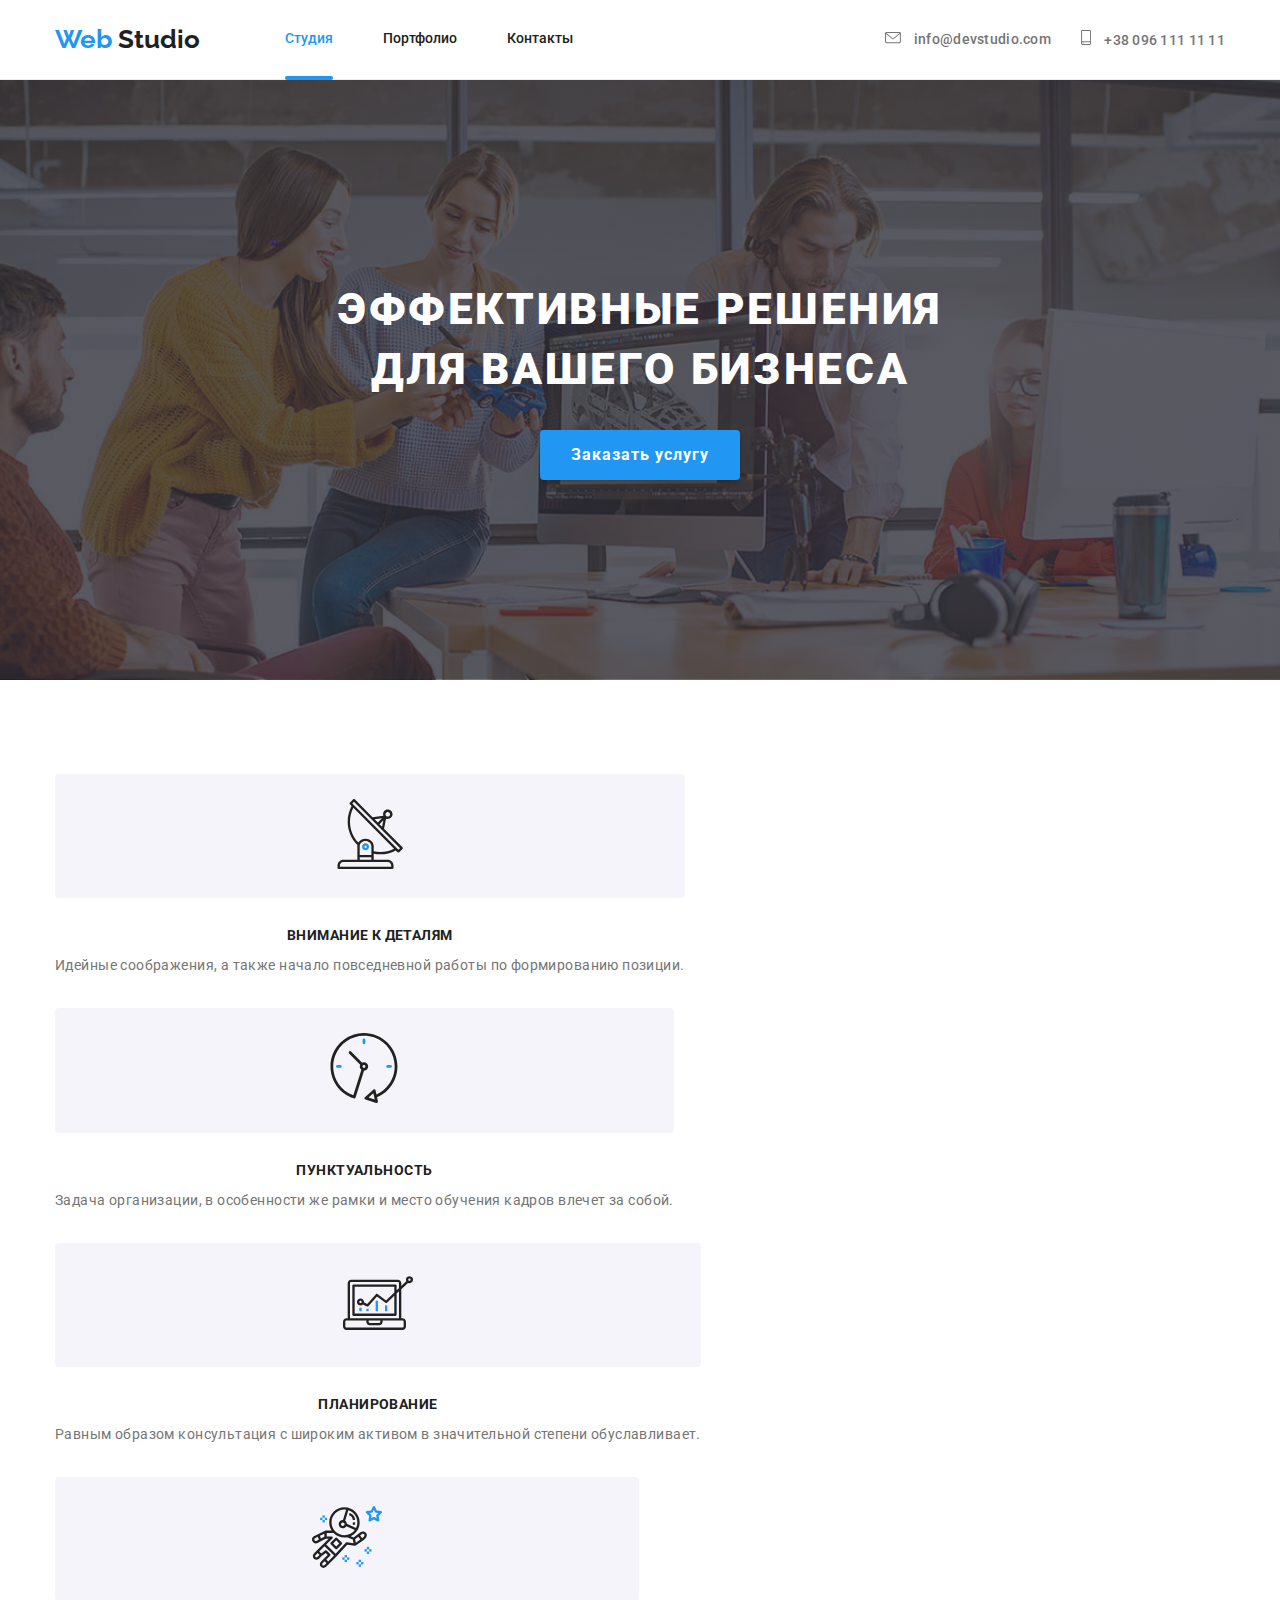
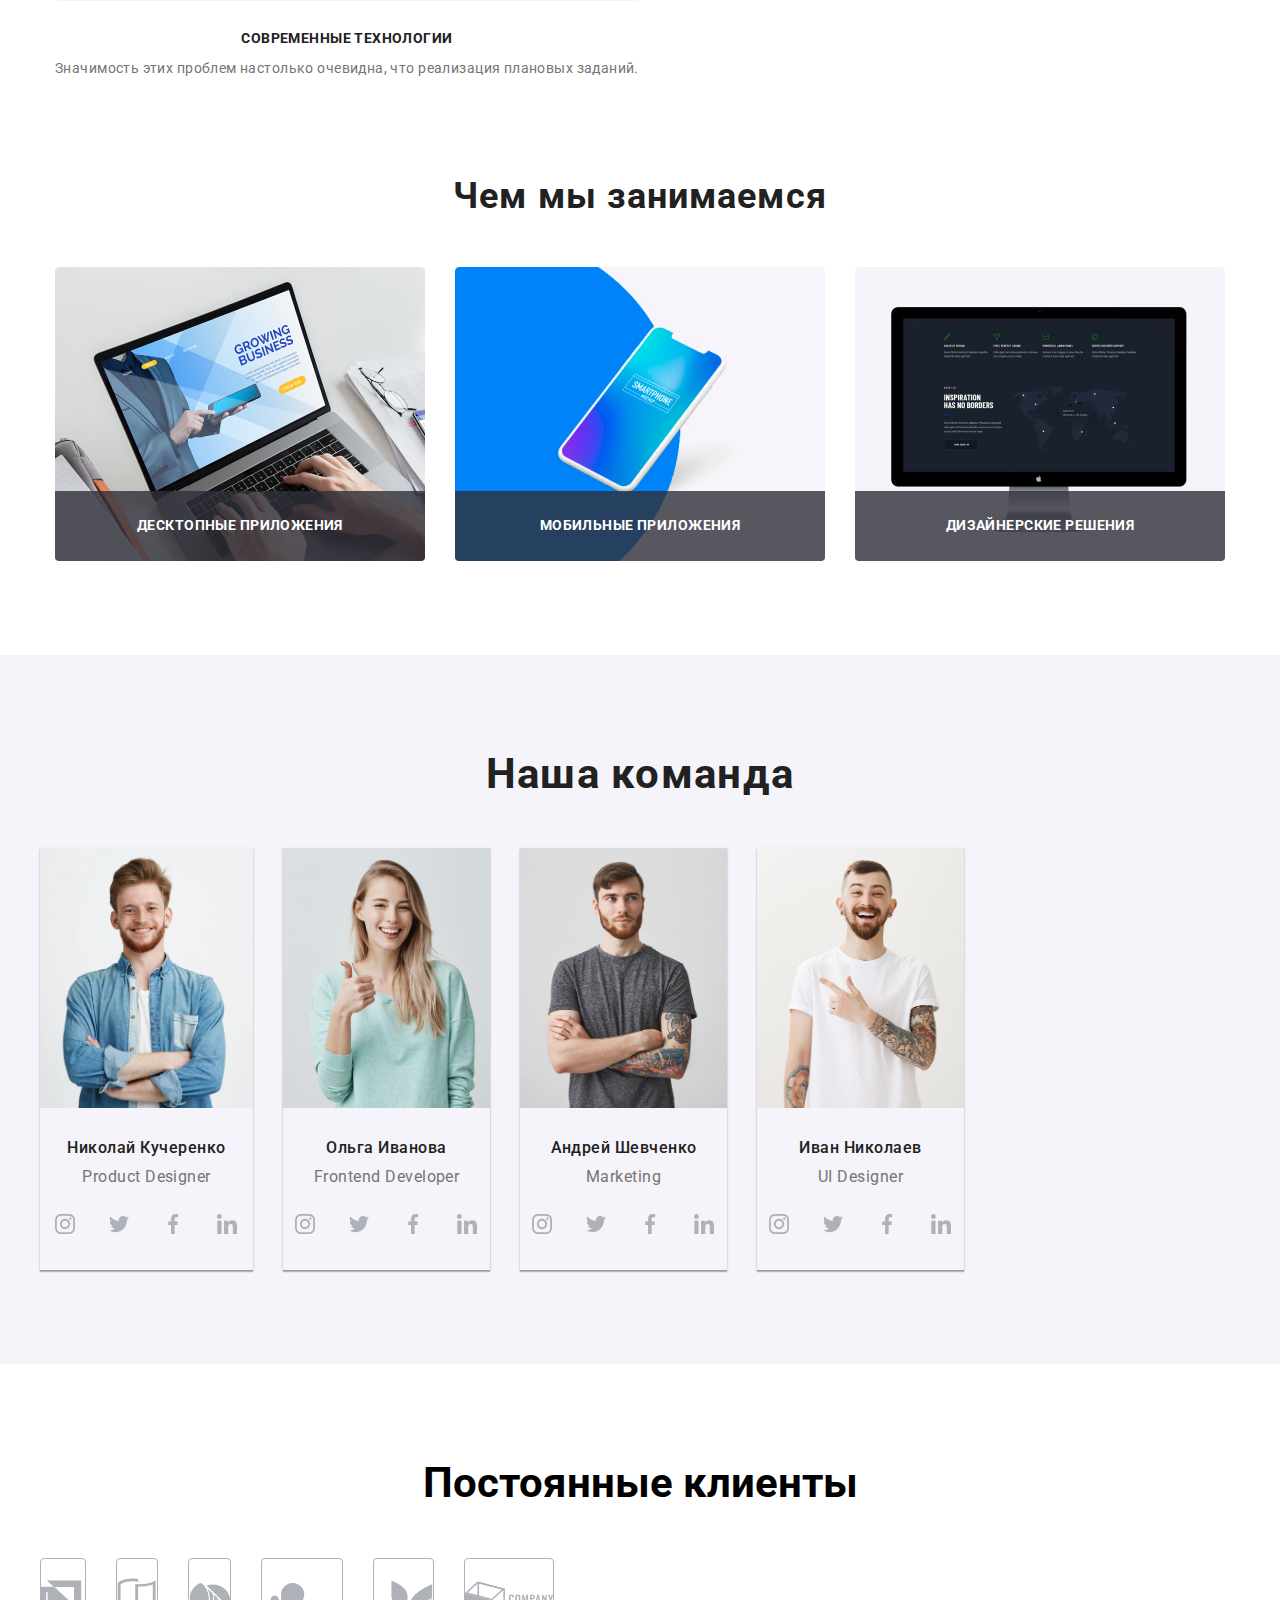
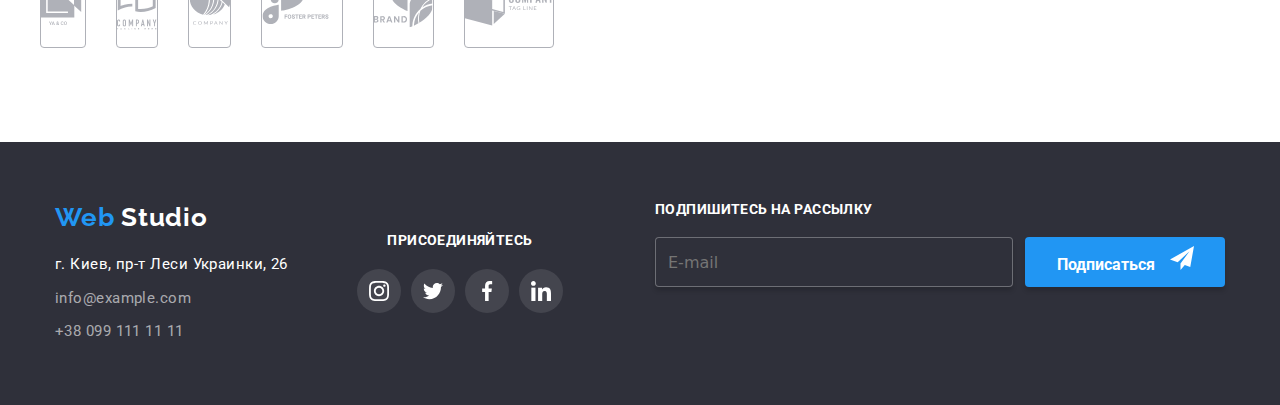
<file: index.html>
<!DOCTYPE html>
<html lang="en">
  <head>
    <meta charset="UTF-8" />
    <meta name="viewport" content="width=device-width, initial-scale=1.0" />
    <title>Студия</title>
    <link
      href="https://fonts.googleapis.com/css2?family=Raleway:wght@700&family=Roboto:wght@400;500;700;900&display=swap"
      rel="stylesheet"
    />
    <link rel="stylesheet" href="./css/main.min.css" />
    <link
      rel="stylesheet"
      href="https://cdnjs.cloudflare.com/ajax/libs/modern-normalize/0.6.0/modern-normalize.min.css"
    />
  </head>
  <body>
    <header>
      <div class="conteiner-header">
        <a class="logo" href="./index.html"
          ><span class="logo-web">Web</span> Studio</a
        >
        <button
          class="menu-button"
          type="button"
          data-menu-button
          aria-expanded="false"
        >
          <svg class="icon-menu-close" width="40px" height="40px">
            <use
              class="icon-cross"
              href="./images/svg-sprite.svg#icon-cross"
            ></use>
            <use
              class="icon-menu"
              href="./images/svg-sprite.svg#icon-menu"
            ></use>
          </svg>
        </button>
        <nav class="navigation" data-menu>
          <ul class="navigation-link">
            <li class="item">
              <a class="studio-link-activ" href="./index.html">Студия</a>
            </li>
            <li class="item">
              <a class="portfolio" href="./portfolio.html">Портфолио</a>
            </li>
            <li class="item">
              <a class="contacts" href="#">Контакты</a>
            </li>
          </ul>
          <ul class="contacts-list">
            <li class="mail-link">
              <a href="">
                <svg class="icon-mail" width="16px" height="12px">
                  <use href="./images/svg-sprite.svg#icon-mail"></use>
                </svg>
                <span>info@devstudio.com</span>
              </a>
            </li>
            <li class="tell-link">
              <a href="">
                <svg class="icon-phone" width="10px" height="15px">
                  <use href="./images/svg-sprite.svg#icon-phone"></use>
                </svg>
                <span>+38 096 111 11 11</span>
              </a>
            </li>
          </ul>
        </nav>
      </div>
    </header>
    <main>
      <!--Hero-->
      <section class="hero-section">
        <div class="conteiner-hero">
          <h1 class="hero-text">эффективные решения для вашего бизнеса</h1>
          <button class="order-service" data-open-modal>Заказать услугу</button>
        </div>
      </section>
      <!--Features-->
      <section class="features-section" data-menu>
        <div class="conteiner-features">
          <ul>
            <li>
              <div class="icon-block">
                <svg>
                  <use href="./images/svg-sprite.svg#icon-antenna"></use>
                </svg>
              </div>
              <h2>Внимание к деталям</h2>
              <p>
                Идейные соображения, а также начало повседневной работы по
                формированию позиции.
              </p>
            </li>
            <li>
              <div class="icon-block">
                <svg>
                  <use href="./images/svg-sprite.svg#icon-vector"></use>
                </svg>
              </div>
              <h2>Пунктуальность</h2>
              <p>
                Задача организации, в особенности же рамки и место обучения
                кадров влечет за собой.
              </p>
            </li>
            <li>
              <div class="icon-block">
                <svg>
                  <use href="./images/svg-sprite.svg#icon-diagram"></use>
                </svg>
              </div>
              <h2>Планирование</h2>
              <p>
                Равным образом консультация с широким активом в значительной
                степени обуславливает.
              </p>
            </li>
            <li>
              <div class="icon-block">
                <svg>
                  <use
                    href="./images/svg-sprite.svg#icon-astronaut"
                    width="70px"
                    height="70px"
                  ></use>
                </svg>
              </div>
              <h2>Современные технологии</h2>
              <p>
                Значимость этих проблем настолько очевидна, что реализация
                плановых заданий.
              </p>
            </li>
          </ul>
        </div>
      </section>
      <!--Activity-->
      <section class="activity-section">
        <div class="conteiner-activity">
          <h2 class="activity-title">Чем мы занимаемся</h2>
          <ul>
            <li>
              <a href="">
                <img
                  src="./images/laptop.jpg"
                  alt="laptop"
                  width="380px"
                  height="294px"
                />
                <h3>Десктопные приложения</h3>
              </a>
            </li>
            <li>
              <a href="">
                <img
                  src="./images/smartphone.jpg"
                  alt="smartphone"
                  width="380px"
                  height="294px"
                />
                <h3>Мобильные приложения</h3>
              </a>
            </li>
            <li>
              <a href="">
                <img
                  src="./images/monitor.jpg"
                  alt="monitor"
                  width="380px"
                  height="294px"
                />
                <h3>Дизайнерские решения</h3>
              </a>
            </li>
          </ul>
        </div>
      </section>
      <!--Team-->
      <section class="team-section">
        <div class="conteiner-team">
          <h2 class="team-title">Наша команда</h2>
          <ul>
            <!--John Smith-->
            <li class="team-item">
              <div class="image-box">
                <img
                  srcset="
                    ./images/john_smith-1x.jpg 1x,
                    ./images/john_smith-2x.jpg 2x
                  "
                  src="./images/john_smith-1x.jpg"
                  alt="foto John Smith"
                />
              </div>
              <h3>Николай Кучеренко</h3>
              <p>Product Designer</p>
              <ul>
                <li>
                  <a href="">
                    <svg class="icon-instagram">
                      <use href="./images/svg-sprite.svg#icon-instagram"></use>
                    </svg>
                  </a>
                </li>
                <li>
                  <a href="">
                    <svg class="icon-twitter">
                      <use href="./images/svg-sprite.svg#icon-twitter"></use>
                    </svg>
                  </a>
                </li>
                <li>
                  <a href="">
                    <svg class="icon-facebook">
                      <use href="./images/svg-sprite.svg#icon-facebook"></use>
                    </svg>
                  </a>
                </li>
                <li>
                  <a href="">
                    <svg class="icon-linkedin">
                      <use href="./images/svg-sprite.svg#icon-linkedin"></use>
                    </svg>
                  </a>
                </li>
              </ul>
            </li>
            <!--Marta Stewart-->
            <li class="team-item">
              <div class="image-box">
                <img
                  srcset="
                    ./images/marta_stewart-1x.jpg 1x,
                    ./images/marta_stewart-2x.jpg 2x
                  "
                  src="./images/marta_stewart-1x.jpg"
                  alt="foto Marta Stewart"
                />
              </div>
              <h3>Ольга Иванова</h3>
              <p>Frontend Developer</p>
              <ul>
                <li>
                  <a href="">
                    <svg class="icon-instagram">
                      <use href="./images/svg-sprite.svg#icon-instagram"></use>
                    </svg>
                  </a>
                </li>
                <li>
                  <a href="">
                    <svg class="icon-twitter">
                      <use href="./images/svg-sprite.svg#icon-twitter"></use>
                    </svg>
                  </a>
                </li>
                <li>
                  <a href="">
                    <svg class="icon-facebook">
                      <use href="./images/svg-sprite.svg#icon-facebook"></use>
                    </svg>
                  </a>
                </li>
                <li>
                  <a href="">
                    <svg class="icon-linkedin">
                      <use href="./images/svg-sprite.svg#icon-linkedin"></use>
                    </svg>
                  </a>
                </li>
              </ul>
            </li>
            <!--Robert Jakis-->
            <li class="team-item">
              <div class="image-box">
                <img
                  srcset="
                    ./images/robert_jakis-1x.jpg 1x,
                    ./images/robert_jakis-2x.jpg 2x
                  "
                  src="./images/robert_jakis-1x.jpg"
                  alt="foto Robert Jakis"
                />
              </div>
              <h3>Андрей Шевченко</h3>
              <p>Marketing</p>
              <ul>
                <li>
                  <a href="">
                    <svg class="icon-instagram">
                      <use href="./images/svg-sprite.svg#icon-instagram"></use>
                    </svg>
                  </a>
                </li>
                <li>
                  <a href="">
                    <svg class="icon-twitter">
                      <use href="./images/svg-sprite.svg#icon-twitter"></use>
                    </svg>
                  </a>
                </li>
                <li>
                  <a href="">
                    <svg class="icon-facebook">
                      <use href="./images/svg-sprite.svg#icon-facebook"></use>
                    </svg>
                  </a>
                </li>
                <li>
                  <a href="">
                    <svg class="icon-linkedin">
                      <use href="./images/svg-sprite.svg#icon-linkedin"></use>
                    </svg>
                  </a>
                </li>
              </ul>
            </li>
            <!--Martin Doe-->
            <li class="team-item">
              <div class="image-box">
                <img
                  srcset="
                    ./images/martin_doe-1x.jpg 1x,
                    ./images/martin_doe-2x.jpg 2x
                  "
                  src="./images/martin_doe-1x.jpg"
                  alt="foto Martin Doe"
                />
              </div>
              <h3>Иван Николаев</h3>
              <p>UI Designer</p>
              <ul>
                <li>
                  <a href="">
                    <svg class="icon-instagram">
                      <use href="./images/svg-sprite.svg#icon-instagram"></use>
                    </svg>
                  </a>
                </li>
                <li>
                  <a href="">
                    <svg class="icon-twitter">
                      <use href="./images/svg-sprite.svg#icon-twitter"></use>
                    </svg>
                  </a>
                </li>
                <li>
                  <a href="">
                    <svg class="icon-facebook">
                      <use href="./images/svg-sprite.svg#icon-facebook"></use>
                    </svg>
                  </a>
                </li>
                <li>
                  <a href="">
                    <svg class="icon-linkedin">
                      <use href="./images/svg-sprite.svg#icon-linkedin"></use>
                    </svg>
                  </a>
                </li>
              </ul>
            </li>
          </ul>
        </div>
      </section>
      <!--Clients-->
      <section class="client-section">
        <div class="conteiner-client">
          <h2 class="client-title">Постоянные клиенты</h2>
          <ul>
            <li class="client-item">
              <a href="">
                <svg width="44.27px" height="49.23px">
                  <use href="./images/svg-sprite.svg#icon-logo1"></use>
                </svg>
              </a>
            </li>
            <li class="client-item">
              <a href="">
                <svg width="40px" height="52px">
                  <use href="./images/svg-sprite.svg#icon-logo2"></use>
                </svg>
              </a>
            </li>
            <li class="client-item">
              <a href="">
                <svg width="41px" height="42.6px">
                  <use href="./images/svg-sprite.svg#icon-logo3"></use>
                </svg>
              </a>
            </li>
            <li class="client-item">
              <a href="">
                <svg width="79.66px" height="42.02px">
                  <use href="./images/svg-sprite.svg#icon-logo4"></use>
                </svg>
              </a>
            </li>
            <li class="client-item">
              <a href="">
                <svg width="59px" height="47px">
                  <use href="./images/svg-sprite.svg#icon-logo5"></use>
                </svg>
              </a>
            </li>
            <li class="client-item">
              <a href="">
                <svg width="88.48px" height="45.44px">
                  <use href="./images/svg-sprite.svg#icon-logo6"></use>
                </svg>
              </a>
            </li>
          </ul>
        </div>
      </section>
    </main>
    <footer>
      <div class="conteiner-footer">
        <div class="conteiner-logo-join">
          <div class="conteiner-logo">
            <a class="logo-footer" href="./index.html"
              ><span class="logo-footer-web">Web</span> Studio</a
            >
            <ul>
              <li>
                <address class="address-list">
                  г. Киев, пр-т Леси Украинки, 26
                </address>
              </li>
              <li>
                <a class="footer-mail-link" href="">info@example.com</a>
              </li>
              <li>
                <a class="footer-tell-link" href="">+38 099 111 11 11</a>
              </li>
            </ul>
          </div>
          <div class="conteiner-join">
            <b class="text-join">присоединяйтесь</b>
            <ul>
              <li class="item-social">
                <a href="" aria-label="Instagram link">
                  <svg>
                    <use href="./images/svg-sprite.svg#icon-instagram"></use>
                  </svg>
                </a>
              </li>
              <li class="item-social">
                <a href="" aria-label="Twitter link">
                  <svg>
                    <use href="./images/svg-sprite.svg#icon-twitter"></use>
                  </svg>
                </a>
              </li>
              <li class="item-social">
                <a href="" aria-label="Facebook link">
                  <svg>
                    <use href="./images/svg-sprite.svg#icon-facebook"></use>
                  </svg>
                </a>
              </li>
              <li class="item-social">
                <a href="" aria-label="LinkedIn link">
                  <svg>
                    <use href="./images/svg-sprite.svg#icon-linkedin"></use>
                  </svg>
                </a>
              </li>
            </ul>
          </div>
        </div>
        <div class="conteiner-subscription">
          <b>Подпишитесь на рассылку</b>
          <form action="" class="form-subscription">
            <input type="email" name="mail" placeholder="E-mail" />
            <button class="button-subscription">
              <span>Подписаться</span>
              <svg>
                <use href="./images/svg-sprite.svg#icon-send"></use>
              </svg>
            </button>
          </form>
        </div>
      </div>
    </footer>
    <!-- ARROW -->
    <!-- <div class="arrow-conteiner">
      <a href="#">
        <svg>
          <use href="./images/svg-sprite.svg#icon-arrow"></use>
        </svg>
      </a>
    </div> -->
    <!-- MODAL -->
    <div class="backdrop is-hidden" data-backdrop>
      <div class="modal">
        <button class="close-button" data-close-modal>
          <svg>
            <use href="./images/svg-sprite.svg#icon-close"></use>
          </svg>
        </button>
        <form class="form-modal">
          <b>Оставьте свои данные, мы вам перезвоним</b>
          <div class="input-box">
            <input
              type="text"
              name="name"
              id="name"
              class="input-field"
              placeholder=" "
            />
            <label for="name" class="label-text">Имя</label>
            <svg>
              <use href="./images/svg-sprite.svg#icon-name"></use>
            </svg>
          </div>
          <div class="input-box">
            <input
              type="tel"
              name="tel"
              id="tel"
              class="input-field"
              placeholder=" "
            />
            <label for="tel" class="label-text">Телефон</label>
            <svg>
              <use href="./images/svg-sprite.svg#icon-tel"></use>
            </svg>
          </div>
          <div class="input-box">
            <input
              type="email"
              name="mail"
              id="mail"
              class="input-field"
              placeholder=" "
            />
            <label for="mail" class="label-text">Почта</label>
            <svg>
              <use href="./images/svg-sprite.svg#icon-email"></use>
            </svg>
          </div>
          <div class="input-box coment-box">
            <textarea
              name="coment"
              id="coment"
              class="input-field"
              placeholder=" "
            ></textarea>
            <label for="coment" class="label-text">Комментарий</label>
          </div>
          <div class="checkbox-box">
            <label for="license" class="checkbox-label">
              <input type="checkbox" id="license" name="license" />
              <svg>
                <use href="./images/svg-sprite.svg#icon-check"></use>
              </svg>
              <div class="text-checkbox-label">
                <span>Соглашаюсь с рассылкой и принимаю</span>
                <a href="">Условия договора</a>
              </div>
            </label>
          </div>
          <button>Отправить</button>
        </form>
      </div>
    </div>
    <script>
      const refs = {
        openModalBtn: document.querySelector('[data-open-modal]'),
        closeModalBtn: document.querySelector('[data-close-modal]'),
        backdrop: document.querySelector('[data-backdrop]'),
      };

      refs.openModalBtn.addEventListener('click', toggleModal);
      refs.closeModalBtn.addEventListener('click', toggleModal);

      refs.backdrop.addEventListener('click', logBackdropClick);

      function toggleModal() {
        refs.backdrop.classList.toggle('is-hidden');
      }

      function logBackdropClick() {
        console.log('Это клик в бекдроп');
      }
    </script>
    <script>
      (() => {
        const menuBtnRef = document.querySelector('[data-menu-button]');
        const mobileMenuRef = document.querySelector('[data-menu]');

        menuBtnRef.addEventListener('click', () => {
          const expanded =
            menuBtnRef.getAttribute('aria-expanded') === 'true' || false;

          menuBtnRef.classList.toggle('is-open');
          menuBtnRef.setAttribute('aria-expanded', !expanded);

          mobileMenuRef.classList.toggle('is-open');
        });
      })();
    </script>
  </body>
</html>
</file>
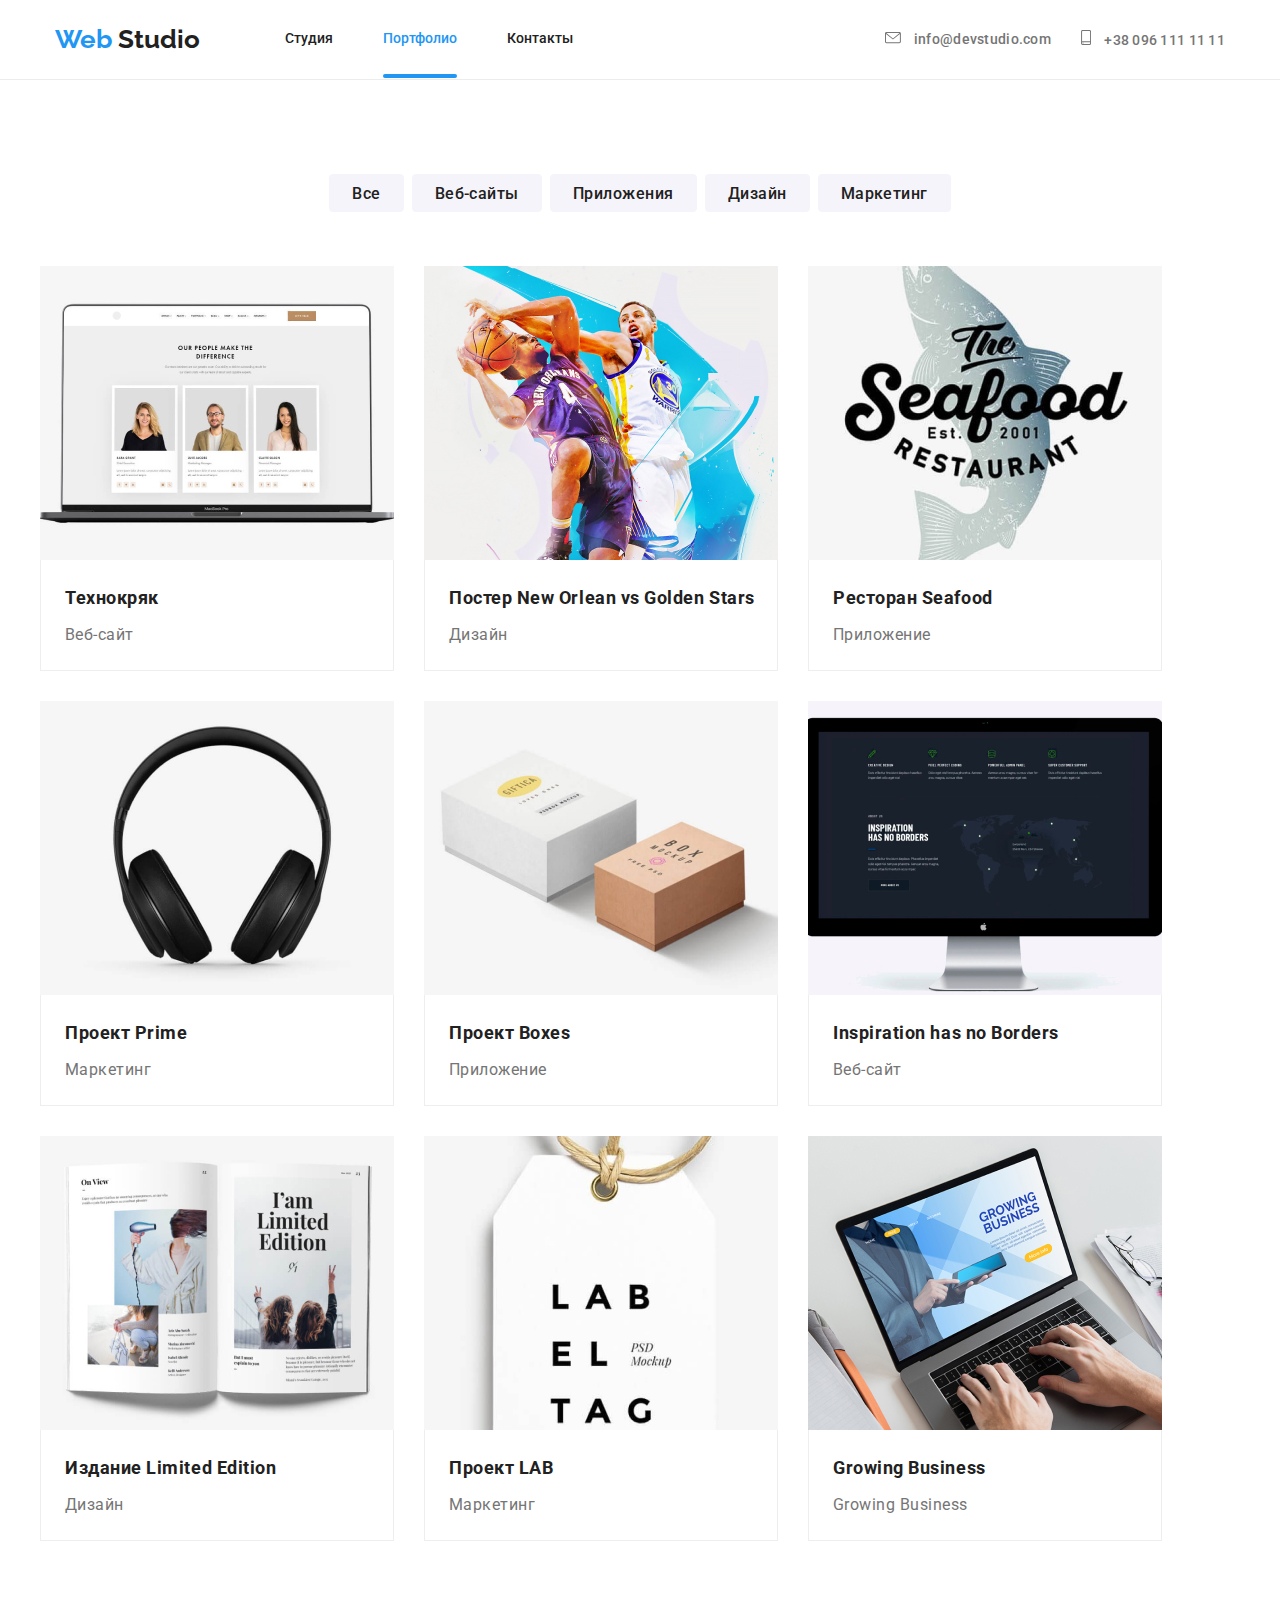
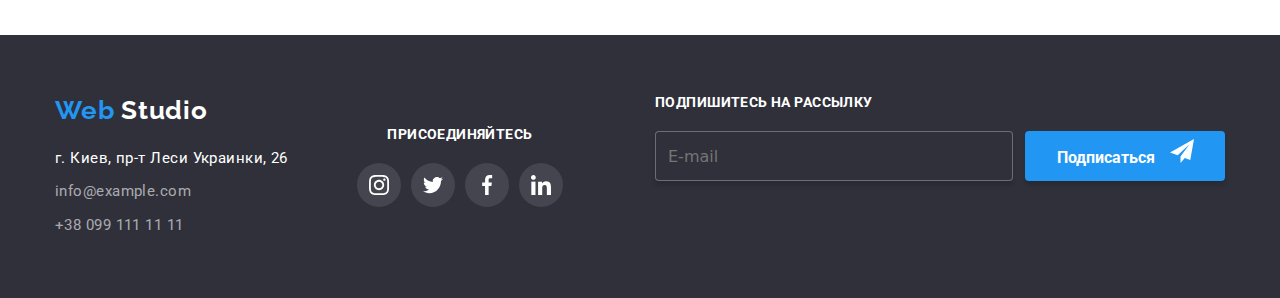
<file: portfolio.html>
<!DOCTYPE html>
<html lang="en">
  <head>
    <meta charset="UTF-8" />
    <meta name="viewport" content="width=device-width, initial-scale=1.0" />
    <title>Портфолио</title>
    <link
      href="https://fonts.googleapis.com/css2?family=Raleway:wght@700&family=Roboto:wght@400;500;700;900&display=swap"
      rel="stylesheet"
    />
    <link rel="stylesheet" href="./css/main.min.css" />
    <link rel="stylesheet" href="./css/portfolio.min.css" />
    <link
      rel="stylesheet"
      href="https://cdnjs.cloudflare.com/ajax/libs/modern-normalize/0.6.0/modern-normalize.min.css"
    />
  </head>
  <body>
    <header>
      <div class="conteiner-header">
        <a class="logo" href="./index.html"
          ><span class="logo-web">Web</span> Studio</a
        >
        <button
          class="menu-button"
          type="button"
          data-menu-button
          aria-expanded="false"
        >
          <svg class="icon-menu-close" width="40px" height="40px">
            <use
              class="icon-cross"
              href="./images/svg-sprite.svg#icon-cross"
            ></use>
            <use
              class="icon-menu"
              href="./images/svg-sprite.svg#icon-menu"
            ></use>
          </svg>
        </button>
        <nav class="navigation" data-menu>
          <ul class="navigation-link">
            <li class="item">
              <a class="studio-link" href="./index.html">Студия</a>
            </li>
            <li class="item">
              <a class="portfolio-activ" href="./portfolio.html">Портфолио</a>
            </li>
            <li class="item">
              <a class="contacts" href="#">Контакты</a>
            </li>
          </ul>
          <ul class="contacts-list">
            <li class="mail-link">
              <a href="">
                <svg class="icon-mail" width="16px" height="12px">
                  <use href="./images/svg-sprite.svg#icon-mail"></use>
                </svg>
                <span>info@devstudio.com</span>
              </a>
            </li>
            <li class="tell-link">
              <a href="">
                <svg class="icon-phone" width="10px" height="15px">
                  <use href="./images/svg-sprite.svg#icon-phone"></use>
                </svg>
                <span>+38 096 111 11 11</span>
              </a>
            </li>
          </ul>
        </nav>
      </div>
    </header>
    <main>
      <section class="section-examples-works">
        <div class="conteiner-examples-works">
          <div class="conteiner-button">
            <ul>
              <li><button class="all" type="button">Все</button></li>
              <li><button class="all-site" type="button">Веб-сайты</button></li>
              <li><button class="app" type="button">Приложения</button></li>
              <li><button class="design" type="button">Дизайн</button></li>
              <li>
                <button class="marketing" type="button">Маркетинг</button>
              </li>
            </ul>
          </div>
          <div class="conteiner-examples">
            <ul>
              <li>
                <a href="">
                  <div class="image-cart">
                    <img
                      srcset="
                        ./images/img-ltop-1x.jpg 1x,
                        ./images/img-ltop-2x.jpg 2x
                      "
                      src="./images/img-ltop-1x.jpg"
                      alt="laptop"
                    />
                    <p class="text-overlay">
                      Технокряк это современная площадка распространения
                      коронавируса. Компании используют эту платформу для
                      цифрового шпионажа и атак на защищённые сервера
                      конкурентов.
                    </p>
                  </div>
                  <div class="content-cart">
                    <h2 class="">Технокряк</h2>
                    <p>Веб-сайт</p>
                  </div>
                </a>
              </li>
              <li>
                <a href="">
                  <div class="image-cart">
                    <img
                      srcset="
                        ./images/img-basket-1x.jpg 1x,
                        ./images/img-basket-2x.jpg 2x
                      "
                      src="./images/img-basket-1x.jpg"
                      alt="basketball players"
                    />
                    <p class="text-overlay">
                      Технокряк это современная площадка распространения
                      коронавируса. Компании используют эту платформу для
                      цифрового шпионажа и атак на защищённые сервера
                      конкурентов.
                    </p>
                  </div>
                  <div class="content-cart">
                    <h2>Постер New Orlean vs Golden Stars</h2>
                    <p>Дизайн</p>
                  </div>
                </a>
              </li>
              <li>
                <a href="">
                  <div class="image-cart">
                    <img
                      srcset="
                        ./images/img-seafood-1x.jpg 1x,
                        ./images/img-seafood-2x.jpg 2x
                      "
                      src="./images/img-seafood-1x.jpg"
                      alt="fish"
                    />
                    <p class="text-overlay">
                      Технокряк это современная площадка распространения
                      коронавируса. Компании используют эту платформу для
                      цифрового шпионажа и атак на защищённые сервера
                      конкурентов.
                    </p>
                  </div>
                  <div class="content-cart">
                    <h2>Ресторан Seafood</h2>
                    <p>Приложение</p>
                  </div>
                </a>
              </li>
              <li>
                <a href="">
                  <div class="image-cart">
                    <img
                      srcset="
                        ./images/img-headphones-1x.jpg 1x,
                        ./images/img-headphones-2x.jpg 2x
                      "
                      src="./images/img-headphones-1x.jpg"
                      alt="headphones"
                    />
                    <p class="text-overlay">
                      Технокряк это современная площадка распространения
                      коронавируса. Компании используют эту платформу для
                      цифрового шпионажа и атак на защищённые сервера
                      конкурентов.
                    </p>
                  </div>
                  <div class="content-cart">
                    <h2>Проект Prime</h2>
                    <p>Маркетинг</p>
                  </div>
                </a>
              </li>
              <li>
                <a href="">
                  <div class="image-cart">
                    <img
                      srcset="
                        ./images/img-box-1x.jpg 1x,
                        ./images/img-box-2x.jpg 2x
                      "
                      src="./images/img-box-1x.jpg"
                      alt="box"
                    />
                    <p class="text-overlay">
                      Технокряк это современная площадка распространения
                      коронавируса. Компании используют эту платформу для
                      цифрового шпионажа и атак на защищённые сервера
                      конкурентов.
                    </p>
                  </div>
                  <div class="content-cart">
                    <h2>Проект Boxes</h2>
                    <p>Приложение</p>
                  </div>
                </a>
              </li>
              <li>
                <a href="">
                  <div class="image-cart">
                    <img
                      srcset="
                        ./images/img-monitor-1x.jpg 1x,
                        ./images/img-monitor-2x.jpg 2x
                      "
                      src="./images/img-monitor.jpg"
                      alt="monitor"
                    />
                    <p class="text-overlay">
                      Технокряк это современная площадка распространения
                      коронавируса. Компании используют эту платформу для
                      цифрового шпионажа и атак на защищённые сервера
                      конкурентов.
                    </p>
                  </div>
                  <div class="content-cart">
                    <h2>Inspiration has no Borders</h2>
                    <p>Веб-сайт</p>
                  </div>
                </a>
              </li>
              <li>
                <a href="">
                  <div class="image-cart">
                    <img
                      srcset="
                        ./images/img-book-1x.jpg 1x,
                        ./images/img-book-2x.jpg 2x
                      "
                      src="./images/img-book-1x.jpg"
                      alt="book"
                    />
                    <p class="text-overlay">
                      Технокряк это современная площадка распространения
                      коронавируса. Компании используют эту платформу для
                      цифрового шпионажа и атак на защищённые сервера
                      конкурентов.
                    </p>
                  </div>
                  <div class="content-cart">
                    <h2>Издание Limited Edition</h2>
                    <p>Дизайн</p>
                  </div>
                </a>
              </li>
              <li>
                <a href="">
                  <div class="image-cart">
                    <img
                      srcset="
                        ./images/img-label-1x.jpg 1x,
                        ./images/img-label-2x.jpg 2x
                      "
                      src="./images/img-label-1x.jpg"
                      alt="label"
                    />
                    <p class="text-overlay">
                      Технокряк это современная площадка распространения
                      коронавируса. Компании используют эту платформу для
                      цифрового шпионажа и атак на защищённые сервера
                      конкурентов.
                    </p>
                  </div>
                  <div class="content-cart">
                    <h2>Проект LAB</h2>
                    <p>Маркетинг</p>
                  </div>
                </a>
              </li>
              <li>
                <a href="">
                  <div class="image-cart">
                    <img
                      srcset="
                        ./images/img-laptop-1x.jpg 1x,
                        ./images/img-laptop-2x.jpg 2x
                      "
                      src="./images/img-laptop-1x.jpg"
                      alt="laptop"
                    />
                    <p class="text-overlay">
                      Технокряк это современная площадка распространения
                      коронавируса. Компании используют эту платформу для
                      цифрового шпионажа и атак на защищённые сервера
                      конкурентов.
                    </p>
                  </div>
                  <div class="content-cart">
                    <h2>Growing Business</h2>
                    <p>Growing Business</p>
                  </div>
                </a>
              </li>
            </ul>
          </div>
        </div>
      </section>
    </main>
    <footer>
      <div class="conteiner-footer">
        <div class="conteiner-logo-join">
          <div class="conteiner-logo">
            <a class="logo-footer" href="./index.html"
              ><span class="logo-footer-web">Web</span> Studio</a
            >
            <ul>
              <li>
                <address class="address-list">
                  г. Киев, пр-т Леси Украинки, 26
                </address>
              </li>
              <li>
                <a class="footer-mail-link" href="">info@example.com</a>
              </li>
              <li>
                <a class="footer-tell-link" href="">+38 099 111 11 11</a>
              </li>
            </ul>
          </div>
          <div class="conteiner-join">
            <b class="text-join">присоединяйтесь</b>
            <ul>
              <li class="item-social">
                <a href="" aria-label="Instagram link">
                  <svg>
                    <use href="./images/svg-sprite.svg#icon-instagram"></use>
                  </svg>
                </a>
              </li>
              <li class="item-social">
                <a href="" aria-label="Twitter link">
                  <svg>
                    <use href="./images/svg-sprite.svg#icon-twitter"></use>
                  </svg>
                </a>
              </li>
              <li class="item-social">
                <a href="" aria-label="Facebook link">
                  <svg>
                    <use href="./images/svg-sprite.svg#icon-facebook"></use>
                  </svg>
                </a>
              </li>
              <li class="item-social">
                <a href="" aria-label="LinkedIn link">
                  <svg>
                    <use href="./images/svg-sprite.svg#icon-linkedin"></use>
                  </svg>
                </a>
              </li>
            </ul>
          </div>
        </div>
        <div class="conteiner-subscription">
          <b>Подпишитесь на рассылку</b>
          <form action="" class="form-subscription">
            <input type="email" name="mail" placeholder="E-mail" />
            <button class="button-subscription">
              <span>Подписаться</span>
              <svg>
                <use href="./images/svg-sprite.svg#icon-send"></use>
              </svg>
            </button>
          </form>
        </div>
      </div>
    </footer>
    <!-- ARROW -->

    <!-- <div class="arrow-conteiner">
      <a href="#">
        <svg>
          <use href="./images/svg-sprite.svg#icon-arrow"></use>
        </svg>
      </a>
    </div> -->
    <script>
      (() => {
        const menuBtnRef = document.querySelector('[data-menu-button]');
        const mobileMenuRef = document.querySelector('[data-menu]');

        menuBtnRef.addEventListener('click', () => {
          const expanded =
            menuBtnRef.getAttribute('aria-expanded') === 'true' || false;

          menuBtnRef.classList.toggle('is-open');
          menuBtnRef.setAttribute('aria-expanded', !expanded);

          mobileMenuRef.classList.toggle('is-open');
        });
      })();
    </script>
  </body>
</html>
</file>
<file: css/main.min.css>
.visually-hidden{position:absolute;width:1px;height:1px;margin:-1px;padding:0;overflow:hidden;border:0;clip:rect(0 0 0 0)}:focus{outline:0;outline-offset:0}a{text-decoration:none}header{position:relative;padding:10px 0;border-bottom:1px solid #ececec}@media screen and (min-width: 1200px){header{padding-top:24px;padding-bottom:25px}}.conteiner-header{display:-webkit-box;display:-ms-flexbox;display:flex;-webkit-box-pack:justify;-ms-flex-pack:justify;justify-content:space-between;-webkit-box-align:center;-ms-flex-align:center;align-items:center;margin-left:auto;margin-right:auto;padding-left:15px;padding-right:15px}@media screen and (min-width: 480px){.conteiner-header{max-width:480px}}@media screen and (min-width: 768px){.conteiner-header{max-width:768px}}@media screen and (min-width: 1200px){.conteiner-header{max-width:1200px}}.navigation{position:absolute;top:calc(100% + 1px);left:0;width:100%;padding-top:60px;padding-bottom:60px;background-color:#fff;z-index:1;-webkit-box-shadow:0px 1px 3px rgba(0,0,0,0.16),0px 2px 4px rgba(0,0,0,0.08),0px 4px 8px rgba(0,0,0,0.04);box-shadow:0px 1px 3px rgba(0,0,0,0.16),0px 2px 4px rgba(0,0,0,0.08),0px 4px 8px rgba(0,0,0,0.04);display:none}@media screen and (min-width: 768px){.navigation{display:-webkit-box;display:-ms-flexbox;display:flex;width:auto;position:static;top:0;left:0;padding:0;-webkit-box-shadow:none;box-shadow:none}}@media screen and (min-width: 1200px){.navigation{display:-webkit-box;display:-ms-flexbox;display:flex;-webkit-box-pack:justify;-ms-flex-pack:justify;justify-content:space-between;margin-left:85px;padding:0;width:100%}}.navigation.is-open{display:block}.logo{display:block;color:#212121;font-family:Raleway;font-weight:bold;font-size:24px;line-height:1.17;white-space:nowrap}@media screen and (min-width: 1200px){.logo{font-size:26px}}.logo-web{color:#2196f3}.menu-button{display:block;width:40px;height:40px;padding:0;margin:0;border:none;background-color:transparent}@media screen and (min-width: 768px){.menu-button{display:none}}.menu-button .icon-cross{display:none}.menu-button.is-open .icon-cross{display:block}.menu-button.is-open .icon-menu{display:none}.navigation-link{display:-webkit-box;display:-ms-flexbox;display:flex;-webkit-box-orient:vertical;-webkit-box-direction:normal;-ms-flex-direction:column;flex-direction:column;-webkit-box-pack:center;-ms-flex-pack:center;justify-content:center;-webkit-box-align:center;-ms-flex-align:center;align-items:center;margin:0px;margin-bottom:60px;padding:0px;list-style-type:none;font-family:Roboto;font-style:normal;font-weight:500;font-size:18px;line-height:1.17}.navigation-link li:not(:first-child){margin-top:50px}@media screen and (min-width: 768px){.navigation-link{-webkit-box-orient:horizontal;-webkit-box-direction:normal;-ms-flex-direction:row;flex-direction:row;margin-bottom:0;font-family:Roboto;font-style:normal;font-weight:500;font-size:14px;line-height:1.14}.navigation-link li:not(:first-child){margin:0;margin-left:50px}}.navigation-link a:hover,.navigation-link a:focus{color:#2196f3}.studio-link-activ{position:relative;display:block;color:#2196f3}.studio-link-activ::after{position:absolute;left:0;bottom:-8px;display:block;content:'';width:100%;height:4px;border-radius:2px;background-color:#2196f3}@media screen and (min-width: 768px){.studio-link-activ{margin:0}.studio-link-activ::after{bottom:-25px}}@media screen and (min-width: 1200px){.studio-link-activ::after{bottom:-33px}}.portfolio{display:block;color:#212121;-webkit-transition:250ms cubic-bezier(0.4, 0, 0.2, 1);transition:250ms cubic-bezier(0.4, 0, 0.2, 1)}@media screen and (min-width: 768px){.portfolio{margin:0}}.contacts{display:block;color:#212121;-webkit-transition:250ms cubic-bezier(0.4, 0, 0.2, 1);transition:250ms cubic-bezier(0.4, 0, 0.2, 1)}@media screen and (min-width: 768px){.contacts{margin:0}}.contacts-list a{display:block;color:#757575;-webkit-transition:250ms cubic-bezier(0.4, 0, 0.2, 1);transition:250ms cubic-bezier(0.4, 0, 0.2, 1);height:100%}.contacts-list a:hover,.contacts-list a:focus{color:#2196f3}.icon-mail,.icon-phone{display:inline-block;fill:currentColor;margin-right:10px}.contacts-list{display:-webkit-box;display:-ms-flexbox;display:flex;-webkit-box-orient:vertical;-webkit-box-direction:normal;-ms-flex-direction:column;flex-direction:column;-webkit-box-pack:center;-ms-flex-pack:center;justify-content:center;margin:0;padding:0;list-style-type:none;font-family:Roboto;font-style:normal;font-weight:500;font-size:18px;line-height:1.17;letter-spacing:0.02em}@media screen and (min-width: 768px){.contacts-list{-webkit-box-pack:start;-ms-flex-pack:start;justify-content:start;margin-left:84px;font-family:Roboto;font-style:normal;font-weight:500;font-size:12px;line-height:1.17}}@media screen and (min-width: 1200px){.contacts-list{-webkit-box-orient:horizontal;-webkit-box-direction:normal;-ms-flex-direction:row;flex-direction:row;-webkit-box-pack:justify;-ms-flex-pack:justify;justify-content:space-between;-webkit-box-align:center;-ms-flex-align:center;align-items:center;margin-left:0;font-family:Roboto;font-style:normal;font-weight:500;font-size:14px;line-height:1.17}}.contacts-list li{display:block;margin-left:auto;margin-right:auto}.contacts-list li:not(:last-child){margin-bottom:16px}@media screen and (min-width: 768px){.contacts-list li{margin:0}.contacts-list li:not(:last-child){margin-bottom:10px}}@media screen and (min-width: 1200px){.contacts-list li:not(:last-child){margin-bottom:0;margin-right:30px}}.hero-section{background-image:-webkit-gradient(linear, left top, right top, from(rgba(47,48,58,0.8)), to(rgba(47,48,58,0.8))),url(../images/hero-img-480-1x.jpg);background-image:linear-gradient(to right, rgba(47,48,58,0.8), rgba(47,48,58,0.8)),url(../images/hero-img-480-1x.jpg);background-repeat:no-repeat;background-position:center;background-size:cover;padding-top:118px;padding-bottom:118px;margin-left:auto;margin-right:auto}@media screen and (min-device-pixel-ratio: 2), screen and (-webkit-min-device-pixel-ratio: 2), screen and (min-resolution: 192dpi), screen and (min-resolution: 2dppx){.hero-section{background-image:-webkit-gradient(linear, left top, right top, from(rgba(47,48,58,0.8)), to(rgba(47,48,58,0.8))),url(../images/hero-img-480-2x.jpg);background-image:linear-gradient(to right, rgba(47,48,58,0.8), rgba(47,48,58,0.8)),url(../images/hero-img-480-2x.jpg)}}@media screen and (min-width: 480px) and (min-device-pixel-ratio: 2), screen and (min-width: 480px) and (-webkit-min-device-pixel-ratio: 2), screen and (min-width: 480px) and (min-resolution: 192dpi), screen and (min-width: 480px) and (min-resolution: 2dppx){.hero-section{background-image:-webkit-gradient(linear, left top, right top, from(rgba(47,48,58,0.8)), to(rgba(47,48,58,0.8))),url(../images/hero-img-480-2x.jpg);background-image:linear-gradient(to right, rgba(47,48,58,0.8), rgba(47,48,58,0.8)),url(../images/hero-img-480-2x.jpg)}}@media screen and (min-width: 768px){.hero-section{background-image:-webkit-gradient(linear, left top, right top, from(rgba(47,48,58,0.8)), to(rgba(47,48,58,0.8))),url(../images/hero-img-768-1x.jpg);background-image:linear-gradient(to right, rgba(47,48,58,0.8), rgba(47,48,58,0.8)),url(../images/hero-img-768-1x.jpg);background-size:cover}}@media screen and (min-width: 768px) and (min-device-pixel-ratio: 2), screen and (min-width: 768px) and (-webkit-min-device-pixel-ratio: 2), screen and (min-width: 768px) and (min-resolution: 192dpi), screen and (min-width: 768px) and (min-resolution: 2dppx){.hero-section{background-image:-webkit-gradient(linear, left top, right top, from(rgba(47,48,58,0.8)), to(rgba(47,48,58,0.8))),url(../images/hero-img-768-2x.jpg);background-image:linear-gradient(to right, rgba(47,48,58,0.8), rgba(47,48,58,0.8)),url(../images/hero-img-768-2x.jpg)}}@media screen and (min-width: 1200px){.hero-section{background-image:-webkit-gradient(linear, left top, right top, from(rgba(47,48,58,0.8)), to(rgba(47,48,58,0.8))),url(../images/hero-img-1200-1x.jpg);background-image:linear-gradient(to right, rgba(47,48,58,0.8), rgba(47,48,58,0.8)),url(../images/hero-img-1200-1x.jpg);background-size:cover;width:100%;padding-top:200px;padding-bottom:200px}}@media screen and (min-width: 1200px) and (min-device-pixel-ratio: 2), screen and (min-width: 1200px) and (-webkit-min-device-pixel-ratio: 2), screen and (min-width: 1200px) and (min-resolution: 192dpi), screen and (min-width: 1200px) and (min-resolution: 2dppx){.hero-section{background-image:-webkit-gradient(linear, left top, right top, from(rgba(47,48,58,0.8)), to(rgba(47,48,58,0.8))),url(../images/hero-img-1200-2x.jpg);background-image:linear-gradient(to right, rgba(47,48,58,0.8), rgba(47,48,58,0.8)),url(../images/hero-img-1200-2x.jpg)}}.hero-text{max-width:360px;margin:0 auto;padding:0;color:#fff;font-family:Roboto;font-style:normal;font-weight:900;font-size:26px;line-height:1.62;letter-spacing:0.06em;text-align:center;text-transform:uppercase}@media screen and (min-width: 1200px){.hero-text{font-family:Roboto;font-style:normal;font-weight:900;font-size:44px;line-height:1.36;max-width:696px}}.order-service{width:200px;display:block;padding:10px 0;border-radius:4px;border:2px;margin-top:30px;margin-left:auto;margin-right:auto;margin-bottom:0;-webkit-box-shadow:0px 4px 4px rgba(0,0,0,0.15);box-shadow:0px 4px 4px rgba(0,0,0,0.15);color:#fff;background-color:#2196f3;-webkit-transition:250ms cubic-bezier(0.4, 0, 0.2, 1);transition:250ms cubic-bezier(0.4, 0, 0.2, 1);font-family:Roboto;font-style:normal;font-weight:bold;font-size:16px;line-height:1.87;letter-spacing:0.06em}.order-service:hover,.order-service:focus{-webkit-filter:drop-shadow(0px 4px 4px rgba(0,0,0,0.15));filter:drop-shadow(0px 4px 4px rgba(0,0,0,0.15))}.backdrop{position:fixed;top:0;left:0;width:100%;height:100%;padding-left:15px;padding-right:15px;padding-top:93px;z-index:1;overflow-y:scroll;background-color:rgba(0,0,0,0.2);-webkit-transition:opacity 250ms cubic-bezier(0.4, 0, 0.2, 1);transition:opacity 250ms cubic-bezier(0.4, 0, 0.2, 1)}.backdrop.is-hidden{opacity:0;pointer-events:none}.modal{position:relative;padding:40px;background-color:#fff;-webkit-transition:250ms cubic-bezier(0.4, 0, 0.2, 1);transition:250ms cubic-bezier(0.4, 0, 0.2, 1);-webkit-box-shadow:0px 2px 1px rgba(0,0,0,0.2),0px 1px 1px rgba(0,0,0,0.14),0px 1px 3px rgba(0,0,0,0.12);box-shadow:0px 2px 1px rgba(0,0,0,0.2),0px 1px 1px rgba(0,0,0,0.14),0px 1px 3px rgba(0,0,0,0.12);border-radius:4px;margin-left:auto;margin-right:auto}@media screen and (min-width: 480px){.modal{max-width:480px}}.close-button{position:absolute;top:8px;right:8px;width:30px;height:30px;border-radius:50%;border:1px solid rgba(0,0,0,0.1);color:black;background:#fff;outline:0;outline-offset:0;-webkit-transition:250ms cubic-bezier(0.4, 0, 0.2, 1);transition:250ms cubic-bezier(0.4, 0, 0.2, 1)}.close-button:hover,.close-button:focus{fill:#2196f3}.close-button svg{position:absolute;top:50%;left:50%;-webkit-transform:translate(-50%, -50%);transform:translate(-50%, -50%);width:11px;height:11px}.form-modal{display:-webkit-box;display:-ms-flexbox;display:flex;-webkit-box-orient:vertical;-webkit-box-direction:normal;-ms-flex-direction:column;flex-direction:column;-webkit-box-align:center;-ms-flex-align:center;align-items:center;padding:0;margin:0}.form-modal b{margin-bottom:30px;font-family:Roboto;font-style:normal;font-weight:bold;font-size:20px;line-height:1.5;text-align:center;letter-spacing:0.03em;color:#212121}.input-field{width:100%;height:40px;padding-left:42px;margin:0;border:1px solid rgba(33,33,33,0.2);-webkit-box-sizing:border-box;box-sizing:border-box;border-radius:4px}.form-modal textarea{width:100%;height:120px;border:1px solid rgba(33,33,33,0.2);-webkit-box-sizing:border-box;box-sizing:border-box;border-radius:4px;resize:none}.form-modal button{width:200px;height:50px;margin-top:30px;background:#2196f3;-webkit-box-shadow:0px 4px 4px rgba(0,0,0,0.15);box-shadow:0px 4px 4px rgba(0,0,0,0.15);border-radius:4px;border:none;font-family:Roboto;font-style:normal;font-weight:bold;font-size:16px;line-height:1.87;text-align:center;letter-spacing:0.06em;color:#fff;-webkit-transition:250ms cubic-bezier(0.4, 0, 0.2, 1);transition:250ms cubic-bezier(0.4, 0, 0.2, 1)}.form-modal button:hover,.form-modal button:focus{background-color:#188ce8}.input-box{position:relative;display:block;-webkit-box-align:center;-ms-flex-align:center;align-items:center;width:100%;margin-bottom:28px;padding:0;color:#212121}.input-box svg{position:absolute;width:18px;height:18px;top:11px;left:16px;fill:currentColor;-webkit-transition:250ms cubic-bezier(0.4, 0, 0.2, 1);transition:250ms cubic-bezier(0.4, 0, 0.2, 1)}.input-box label{position:absolute;left:42px;top:12px;font-family:Roboto;font-style:normal;font-weight:normal;font-size:14px;line-height:1.14;letter-spacing:0.01em;color:#757575;-webkit-transition:250ms cubic-bezier(0.4, 0, 0.2, 1);transition:250ms cubic-bezier(0.4, 0, 0.2, 1)}.input-box.coment-box{margin-bottom:20px}.input-box textarea+label{left:16px}.input-field:focus ~ svg,.input-field:not(:placeholder-shown) ~ svg{color:#2196f3}.input-field:focus+.label-text,.input-field:not(:placeholder-shown) ~ .label-text{top:-17px;left:16px;color:#2196f3;font-family:Roboto;font-style:normal;font-weight:normal;font-size:12px;line-height:1.17;letter-spacing:0.01em}.input-field:focus{border:1px solid #2196f3}.checkbox-box{position:relative;display:block}.checkbox-label{padding-left:23px;font-family:Roboto;font-style:normal;font-weight:normal;font-size:12px;line-height:1.17;letter-spacing:0.03em;-webkit-user-select:none;-moz-user-select:none;-ms-user-select:none;user-select:none}.text-checkbox-label{display:inline-block}.checkbox-label a{text-decoration:underline;color:#2196f3}.checkbox-label input:checked,.checkbox-label input:not(:checked){position:absolute;width:1px;height:1px;margin:-1px;padding:0;overflow:hidden;border:0;clip:rect(0 0 0 0)}.checkbox-label svg{position:absolute;top:50%;left:0px;-webkit-transform:translateY(-50%);transform:translateY(-50%);display:inline-block;width:15px;height:15px;fill:white;border:2px solid black;border-radius:4px;-webkit-transition:250ms cubic-bezier(0.4, 0, 0.2, 1);transition:250ms cubic-bezier(0.4, 0, 0.2, 1)}.checkbox-label input:checked+svg{background-color:#2196f3;border:none}.features-section{display:block;padding:60px 15px;margin-left:auto;margin-right:auto}@media screen and (min-width: 480px){.features-section{max-width:480px}}@media screen and (min-width: 768px){.features-section{max-width:768px}}@media screen and (min-width: 1200px){.features-section{max-width:1200px;padding-top:94px;padding-bottom:94px}}.conteiner-features ul{margin:0;padding:0;list-style-type:none}@media screen and (min-width: 768px){.conteiner-features ul{display:-webkit-box;display:-ms-flexbox;display:flex;-ms-flex-wrap:wrap;flex-wrap:wrap;margin:-15px}}@media screen and (min-width: 1200px){.conteiner-features ul{-webkit-box-orient:horizontal;-webkit-box-direction:normal;-ms-flex-direction:row;flex-direction:row}}@media screen and (max-width: 480px){.conteiner-features li:not(:first-child){margin-top:30px}}@media screen and (min-width: 768px){.conteiner-features li{-ms-flex-preferred-size:calc(((100%-30px) - 4 * 15px) / 2);flex-basis:calc(((100%-30px) - 4 * 15px) / 2);margin:15px}}@media screen and (min-width: 1200px){.conteiner-features li{-ms-flex-preferred-size:calc(((100%-30px) - 8 * 15px) / 4);flex-basis:calc(((100%-30px) - 8 * 15px) / 4);margin:15px}}.conteiner-features svg{width:70px;height:70px}.icon-block{padding-top:25px;padding-bottom:25px;background-color:#f5f4fa;text-align:center;border-radius:4px}.features-section h2{margin-top:30px;margin-bottom:10px;color:#212121;text-align:center;font-family:Roboto;font-style:normal;font-weight:700;font-size:14px;line-height:1.14;letter-spacing:0.03em;text-transform:uppercase}.features-section p{margin:0;color:#757575;font-family:Roboto;font-style:normal;font-weight:400;font-size:14px;line-height:1.71;letter-spacing:0.03em}.activity-section{background-color:#fff;padding-bottom:94px}@media screen and (max-width: 1199px){.activity-section{display:none}}.conteiner-activity{width:1200px;margin:0 auto;padding:0 15px}.conteiner-activity img{display:block;width:370px;border-radius:4px}.conteiner-activity ul{display:-webkit-box;display:-ms-flexbox;display:flex;padding:0;margin:0;list-style-type:none}.activity-section li{position:relative}.activity-section li:not(:first-child){margin-left:30px}.activity-title{margin-top:0;margin-bottom:50px;color:#212121;font-family:Roboto;font-style:normal;font-weight:700;font-size:36px;line-height:1.17;text-align:center;letter-spacing:0.03em}.activity-section h3{position:absolute;left:0;bottom:0;width:100%;margin:0;padding-top:27px;padding-bottom:27px;border-radius:0 0 4px 4px;background-color:rgba(47,48,58,0.8);color:#fff;font-family:Roboto;font-style:normal;font-weight:700;font-size:14px;line-height:1.14;text-align:center;letter-spacing:0.03em;text-transform:uppercase}.team-section{background-color:#f5f4fa;padding-left:15px;padding-right:15px;padding-top:60px;padding-bottom:60px}@media screen and (min-width: 1200px){.team-section{padding-top:94px;padding-bottom:94px}}.conteiner-team{display:block;margin-left:auto;margin-right:auto}@media screen and (min-width: 480px){.conteiner-team{max-width:480px}}@media screen and (min-width: 768px){.conteiner-team{max-width:768px}}@media screen and (min-width: 1200px){.conteiner-team{max-width:1200px}}.team-section ul{margin:0;padding:0;list-style-type:none}@media screen and (min-width: 768px){.team-section ul{display:-webkit-box;display:-ms-flexbox;display:flex;-ms-flex-wrap:wrap;flex-wrap:wrap;margin:-15px}}@media screen and (min-width: 1200px){.team-section ul{-webkit-box-orient:horizontal;-webkit-box-direction:normal;-ms-flex-direction:row;flex-direction:row}}.team-title{margin:0;margin-bottom:30px;color:#212121;font-family:Roboto;font-style:normal;font-weight:bold;font-size:28px;line-height:1.17;text-align:center;letter-spacing:0.03em}@media screen and (min-width: 1200px){.team-title{margin-bottom:50px;font-family:Roboto;font-style:normal;font-weight:bold;font-size:42px;line-height:1.17}}.team-item{display:block;text-align:center;background-color:#f5f4fa;-webkit-box-shadow:0px 2px 1px rgba(0,0,0,0.2),0px 1px 1px rgba(0,0,0,0.14),0px 1px 3px rgba(0,0,0,0.12);box-shadow:0px 2px 1px rgba(0,0,0,0.2),0px 1px 1px rgba(0,0,0,0.14),0px 1px 3px rgba(0,0,0,0.12);padding-bottom:24px;margin:0}.team-item:not(:last-child){margin-bottom:30px}@media screen and (min-width: 768px){.team-item{-ms-flex-preferred-size:calc(((100%-30px) - 4 * 15px) / 2);flex-basis:calc(((100%-30px) - 4 * 15px) / 2);margin:15px}.team-item:not(:last-child){margin-bottom:15px}}@media screen and (min-width: 1200px){.team-item{-ms-flex-preferred-size:calc(((100%-30px) - 8 * 15px) / 4);flex-basis:calc(((100%-30px) - 8 * 15px) / 4)}}.image-box{display:block;height:320px}@media screen and (min-width: 768px){.image-box{height:260px}}.team-item img{display:block;width:100%;height:100%;-o-object-fit:cover;object-fit:cover;-o-object-position:top;object-position:top}.team-item ul{display:-webkit-box;display:-ms-flexbox;display:flex;padding:0;width:207px;margin-top:0;margin-bottom:0;margin-left:auto;margin-right:auto}.team-item a{display:block;width:44px;height:44px;border-radius:50%;margin:0;padding:0;color:#afb1b8;-webkit-transition:250ms cubic-bezier(0.4, 0, 0.2, 1);transition:250ms cubic-bezier(0.4, 0, 0.2, 1)}.team-item a:hover,.team-item a:focus{background-color:#2196f3;color:#fff}.team-item svg{display:block;width:20px;height:20px;fill:currentColor;position:relative;top:50%;left:50%;-webkit-transform:translate(-50%, -50%);transform:translate(-50%, -50%)}.team-item li:not(:first-child){margin-left:10px}.team-item h3{margin:0;margin-top:30px;color:#212121;font-family:Roboto;font-style:normal;font-weight:500;font-size:16px;line-height:1.19;text-align:center;letter-spacing:0.03em}.team-item p{margin-top:10px;margin-bottom:16px;color:#757575;font-family:Roboto;font-style:normal;font-weight:400;font-size:16px;line-height:1.19;text-align:center;letter-spacing:0.03em}.client-section{padding:60px 15px}@media screen and (min-width: 1200px){.client-section{padding:94px 15px}}.conteiner-client{margin-left:auto;margin-right:auto}@media screen and (min-width: 480px){.conteiner-client{max-width:480px}}@media screen and (min-width: 768px){.conteiner-client{max-width:768px}}@media screen and (min-width: 1200px){.conteiner-client{max-width:1200px}}.client-title{text-align:center;margin:0;margin-bottom:30px;font-family:Roboto;font-style:normal;font-weight:bold;font-size:28px;line-height:1.17}@media screen and (min-width: 1200px){.client-title{margin-bottom:50px;font-family:Roboto;font-style:normal;font-weight:bold;font-size:42px;line-height:1.17}}.client-section ul{display:-webkit-box;display:-ms-flexbox;display:flex;-ms-flex-wrap:wrap;flex-wrap:wrap;padding:0;margin:-15px;list-style:none}@media screen and (min-width: 1200px){.client-section ul{-webkit-box-orient:horizontal;-webkit-box-direction:normal;-ms-flex-direction:row;flex-direction:row}}.client-item{-ms-flex-preferred-size:calc(((100%-30px) - 4 * 15px) / 2);flex-basis:calc(((100%-30px) - 4 * 15px) / 2);margin:15px;height:90px;color:#afb1b8;border:1px solid #afb1b8;border-radius:4px;-webkit-transition:color 250ms cubic-bezier(0.4, 0, 0.2, 1),border-color 250ms cubic-bezier(0.4, 0, 0.2, 1);transition:color 250ms cubic-bezier(0.4, 0, 0.2, 1),border-color 250ms cubic-bezier(0.4, 0, 0.2, 1)}.client-item:focus,.client-item:hover{border-color:#2196f3;color:#2196f3}@media screen and (min-width: 768px){.client-item{-ms-flex-preferred-size:calc(((100%-30px) - 6 * 15px) / 3);flex-basis:calc(((100%-30px) - 6 * 15px) / 3);margin:15px}}@media screen and (min-width: 1200px){.client-item{-ms-flex-preferred-size:calc(((100%-30px) - 12 * 15px) / 6);flex-basis:calc(((100%-30px) - 12 * 15px) / 6);margin:15px}}.client-item a{display:block;height:inherit;color:inherit}.client-item svg{position:relative;top:50%;left:50%;-webkit-transform:translate(-50%, -50%);transform:translate(-50%, -50%);fill:currentColor}footer{background-color:#2f303a}.conteiner-footer{padding:60px 15px;margin-left:auto;margin-right:auto}@media screen and (min-width: 480px){.conteiner-footer{width:480px}}@media screen and (min-width: 768px){.conteiner-footer{width:768px}}@media screen and (min-width: 1200px){.conteiner-footer{width:1200px;display:-webkit-box;display:-ms-flexbox;display:flex;-webkit-box-pack:justify;-ms-flex-pack:justify;justify-content:space-between}}.logo-footer{display:block;margin-bottom:20px;text-align:center;color:#fff;font-family:Raleway;font-weight:700;font-size:24px;line-height:1.17;letter-spacing:0.03em}@media screen and (min-width: 1200px){.logo-footer{font-size:26px;text-align:left}}.logo-footer-web{color:#2196f3}@media screen and (min-width: 768px){.conteiner-logo-join{display:-webkit-box;display:-ms-flexbox;display:flex;-webkit-box-pack:space-evenly;-ms-flex-pack:space-evenly;justify-content:space-evenly;-webkit-box-align:center;-ms-flex-align:center;align-items:center;margin-bottom:60px}}@media screen and (min-width: 1200px){.conteiner-logo-join{margin-bottom:0}}.conteiner-logo ul{list-style:none;font-family:Roboto;font-style:normal;font-weight:normal;font-size:15px;line-height:1.71;text-align:center;letter-spacing:0.03em;color:#ffffff;padding:0;margin:0}@media screen and (min-width: 1200px){.conteiner-logo ul{text-align:left}}.address-list{font-style:normal;margin-bottom:8px}.footer-mail-link{display:block;color:rgba(255,255,255,0.6);margin-bottom:8px}.footer-tell-link{display:block;color:rgba(255,255,255,0.6)}.conteiner-join{display:block;margin-top:60px;margin-bottom:60px;margin-left:auto;margin-right:auto}@media screen and (min-width: 768px){.conteiner-join{display:inline-block;margin:0}}@media screen and (min-width: 1200px){.conteiner-join{display:block;margin-left:69px}}.conteiner-join b{display:block;margin-bottom:20px;text-align:center;color:#fff;font-family:Roboto;font-style:normal;font-weight:bold;font-size:14px;line-height:1.14;letter-spacing:0.03em;text-transform:uppercase}.conteiner-join ul{display:-webkit-box;display:-ms-flexbox;display:flex;-webkit-box-pack:center;-ms-flex-pack:center;justify-content:center;list-style:none;margin:0;padding:0}.item-social a{display:block;width:44px;height:44px;border-radius:50%;background:rgba(255,255,255,0.1);-webkit-transition:background-color 250ms cubic-bezier(0.4, 0, 0.2, 1);transition:background-color 250ms cubic-bezier(0.4, 0, 0.2, 1)}.item-social svg{width:20px;height:20px;display:block;fill:#fff;position:relative;top:50%;left:50%;-webkit-transform:translate(-50%, -50%);transform:translate(-50%, -50%)}.conteiner-join .item-social:not(:first-child){margin-left:10px}.item-social a:hover,.item-social a:focus{background-color:#2196f3}@media screen and (min-width: 1200px){.conteiner-subscription{width:570px}}.conteiner-subscription b{display:block;margin-bottom:20px;text-align:center;font-family:Roboto;font-style:normal;font-weight:bold;font-size:14px;line-height:1.14;letter-spacing:0.03em;color:#ffffff;text-transform:uppercase}@media screen and (min-width: 1200px){.conteiner-subscription b{text-align:left}}@media screen and (min-width: 1200px){.form-subscription{display:-webkit-box;display:-ms-flexbox;display:flex}}.form-subscription input{display:block;width:100%;height:50px;padding:18px 12px;margin-bottom:20px;color:#fff;background:#2f303a;border:1px solid rgba(255,255,255,0.3);-webkit-box-shadow:0px 4px 4px rgba(0,0,0,0.15);box-shadow:0px 4px 4px rgba(0,0,0,0.15);border-radius:4px}@media screen and (min-width: 768px){.form-subscription input{width:450px;margin-left:auto;margin-right:auto}}@media screen and (min-width: 1200px){.form-subscription input{width:358px;margin-right:12px}}.button-subscription{display:block;-webkit-box-align:center;-ms-flex-align:center;align-items:center;width:200px;height:50px;margin-left:auto;margin-right:auto;padding-left:29px;padding-right:28px;border:none;background-color:#2196f3;-webkit-box-shadow:0px 4px 4px rgba(0,0,0,0.15);box-shadow:0px 4px 4px rgba(0,0,0,0.15);border-radius:4px}.button-subscription svg{margin-left:10px;width:24px;height:24px;fill:#fff}.button-subscription span{color:#fff;font-family:Roboto;font-style:normal;font-weight:bold;font-size:16px;line-height:1.87}
/*# sourceMappingURL=main.min.css.map */
</file>
<file: css/portfolio.min.css>
a{text-decoration:none}.visually-hidden{position:absolute;width:1px;height:1px;margin:-1px;padding:0;overflow:hidden;border:0;clip:rect(0 0 0 0)}:focus{outline:0;outline-offset:0}.studio-link{display:block;color:#212121}@media screen and (min-width: 768px){.studio-link{margin:0}}.portfolio-activ{position:relative;display:block;color:#2196f3;-webkit-transition:250ms cubic-bezier(0.4, 0, 0.2, 1);transition:250ms cubic-bezier(0.4, 0, 0.2, 1)}.portfolio-activ::after{position:absolute;left:0;bottom:-8px;display:block;content:'';width:100%;height:4px;border-radius:2px;background-color:#2196f3}@media screen and (min-width: 768px){.portfolio-activ{margin:0}.portfolio-activ::after{bottom:-25px}}@media screen and (min-width: 1200px){.portfolio-activ::after{bottom:-31px}}.section-examples-works{padding:60px 15px}@media screen and (min-width: 768px){.section-examples-works{padding-top:94px;padding-bottom:94px}}.conteiner-button{margin-left:auto;margin-right:auto;margin-bottom:40px}@media screen and (min-width: 480px){.conteiner-button{max-width:480px}}@media screen and (min-width: 768px){.conteiner-button{max-width:768px;margin-bottom:30px}}@media screen and (min-width: 1200px){.conteiner-button{max-width:1200px;margin-bottom:50px}}.conteiner-examples{margin-left:auto;margin-right:auto}@media screen and (min-width: 480px){.conteiner-examples{max-width:480px}}@media screen and (min-width: 768px){.conteiner-examples{max-width:768px}}@media screen and (min-width: 1200px){.conteiner-examples{max-width:1200px}}.conteiner-button ul{margin:0;padding:0;display:-webkit-box;display:-ms-flexbox;display:flex;-ms-flex-wrap:wrap;flex-wrap:wrap;list-style-type:none;margin:-4px}@media screen and (min-width: 768px){.conteiner-button ul{-webkit-box-pack:center;-ms-flex-pack:center;justify-content:center}}.conteiner-button li{margin:4px}.all,.all-site,.app,.design,.marketing{height:38px;padding:6px 22px;border-radius:4px;border:1px solid #f5f4fa;background:#f5f4fa;color:#212121;font-family:Roboto;font-style:normal;font-weight:500;font-size:16px;line-height:1.62;text-align:center;letter-spacing:0.03em;-webkit-transition:250ms cubic-bezier(0.4, 0, 0.2, 1);transition:250ms cubic-bezier(0.4, 0, 0.2, 1)}.all:hover,.all-site:hover,.app:hover,.design:hover,.marketing:hover{background-color:#2196f3;color:#fff;border-color:#2196f3;-webkit-box-shadow:0px 2px 2px rgba(0,0,0,0.12),0px 1px 2px rgba(0,0,0,0.08),0px 3px 1px rgba(0,0,0,0.1);box-shadow:0px 2px 2px rgba(0,0,0,0.12),0px 1px 2px rgba(0,0,0,0.08),0px 3px 1px rgba(0,0,0,0.1)}.all:focus,.all-site:focus,.app:focus,.design:focus,.marketing:focus{background-color:#2196f3;border-color:#2196f3;color:#fff;-webkit-box-shadow:0px 2px 2px rgba(0,0,0,0.12),0px 1px 2px rgba(0,0,0,0.08),0px 3px 1px rgba(0,0,0,0.1);box-shadow:0px 2px 2px rgba(0,0,0,0.12),0px 1px 2px rgba(0,0,0,0.08),0px 3px 1px rgba(0,0,0,0.1)}.conteiner-examples img{display:block;width:100%;height:294px;-o-object-fit:cover;object-fit:cover;-o-object-position:top;object-position:top}.conteiner-examples a{color:#fff}.image-cart{position:relative;overflow:hidden}.text-overlay{position:absolute;left:0;top:0;width:100%;height:100%;padding:77px 24px;margin:0;-webkit-transform:translateY(100%);transform:translateY(100%);-webkit-transition:250ms cubic-bezier(0.4, 0, 0.2, 1);transition:250ms cubic-bezier(0.4, 0, 0.2, 1);background-color:rgba(33,150,243,0.9);color:#fff;font-family:Roboto;font-style:normal;font-weight:normal;font-size:18px;line-height:1.56;letter-spacing:0.03em;opacity:0}.conteiner-examples li:hover .text-overlay,.conteiner-examples li:focus .text-overlay{-webkit-transform:translateY(0);transform:translateY(0);opacity:1}@media screen and (min-width: 768px){.text-overlay{padding:49px 24px}}.content-cart{padding:20px 24px;border-left:1px solid #eeeeee;border-bottom:1px solid #eeeeee;border-right:1px solid #eeeeee}.conteiner-examples ul{padding:0;margin:0;list-style:none}@media screen and (min-width: 768px){.conteiner-examples ul{display:-webkit-box;display:-ms-flexbox;display:flex;-ms-flex-wrap:wrap;flex-wrap:wrap;margin:-15px}}.conteiner-examples li{-webkit-transition:250ms cubic-bezier(0.4, 0, 0.2, 1);transition:250ms cubic-bezier(0.4, 0, 0.2, 1)}.conteiner-examples li:not(:first-child){margin-top:30px}.conteiner-examples li:hover,.conteiner-examples li:focus{-webkit-box-shadow:1px 4px 6px rgba(0,0,0,0.16),0px 4px 4px rgba(0,0,0,0.06),0px 1px 1px rgba(0,0,0,0.12);box-shadow:1px 4px 6px rgba(0,0,0,0.16),0px 4px 4px rgba(0,0,0,0.06),0px 1px 1px rgba(0,0,0,0.12)}@media screen and (min-width: 768px){.conteiner-examples li{width:354px;margin:15px}.conteiner-examples li:not(:first-child){margin-top:15px}}.conteiner-examples h2{margin:0;margin-bottom:4px;color:#212121;font-family:Roboto;font-style:normal;font-weight:700;font-size:18px;line-height:2;letter-spacing:0.03em}@media screen and (min-width: 768px){.conteiner-examples h2{white-space:nowrap}}.content-cart p{margin:0;color:#757575;font-family:Roboto;font-style:normal;font-weight:normal;font-size:16px;line-height:1.87;letter-spacing:0.03em}
/*# sourceMappingURL=portfolio.min.css.map */
</file>
